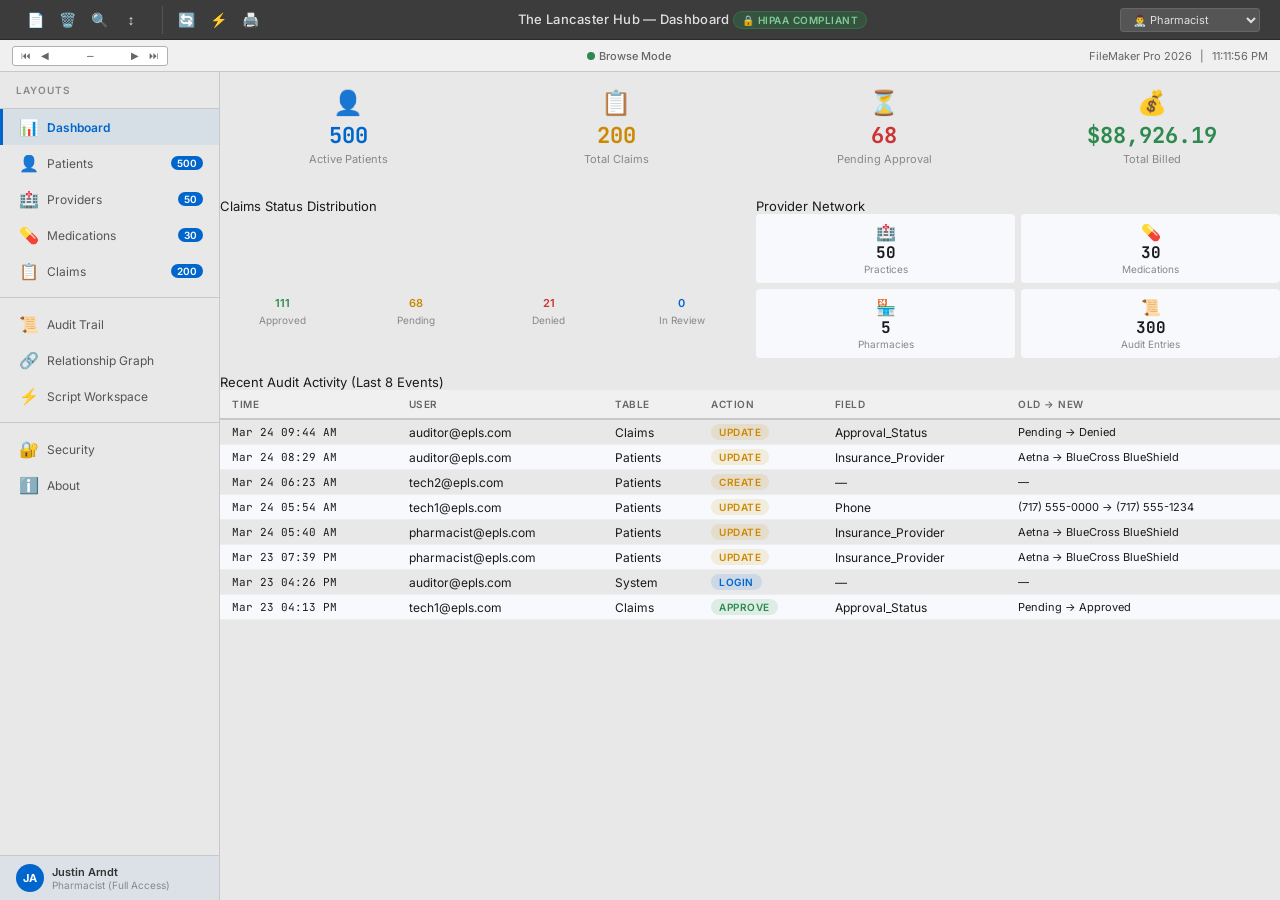
<file: app/index.html>
<!DOCTYPE html>
<html lang="en">
<head>
    <meta charset="UTF-8">
    <meta name="viewport" content="width=device-width, initial-scale=1.0">
    <title>The Lancaster Hub — PBM System | FileMaker Pro 2026</title>
    <meta name="description" content="Production-grade Pharmacy Benefit Management system built with FileMaker Pro architecture. Designed by Justin Arndt, 11x Claris Certified Developer.">
    <link rel="stylesheet" href="css/lancaster.css">
    <style>
        /* Loading Screen */
        #loading-screen {
            position: fixed; top: 0; left: 0; right: 0; bottom: 0;
            background: #3c3c3c;
            display: flex; flex-direction: column;
            align-items: center; justify-content: center;
            z-index: 9999; color: #e0e0e0;
        }
        #loading-screen .logo { font-size: 28px; font-weight: 700; margin-bottom: 8px; letter-spacing: -1px; }
        #loading-screen .logo span { color: #0066cc; }
        #loading-screen .sub { font-size: 11px; color: #888; margin-bottom: 24px; letter-spacing: 1px; text-transform: uppercase; }
        #loading-screen .bar { width: 200px; height: 3px; background: #555; border-radius: 2px; overflow: hidden; }
        #loading-screen .bar-fill { height: 100%; background: #0066cc; border-radius: 2px; animation: loadbar 1.5s ease-in-out; width: 100%; }
        @keyframes loadbar { from { width: 0; } to { width: 100%; } }
    </style>
</head>
<body>
    <!-- Loading Screen -->
    <div id="loading-screen">
        <div class="logo">Lancaster<span>Hub</span></div>
        <div class="sub">Pharmacy Benefit Management</div>
        <div class="bar"><div class="bar-fill"></div></div>
    </div>

    <!-- Application Shell -->
    <div class="fm-app" id="app" style="display:none;">

        <!-- ═══ TOOLBAR ═══ -->
        <div class="fm-toolbar">
            <div class="fm-toolbar-group">
                <button class="fm-toolbar-btn" title="New Record" onclick="newRecord()">📄</button>
                <button class="fm-toolbar-btn" title="Delete Record" onclick="deleteRecord()">🗑️</button>
                <button class="fm-toolbar-btn" title="Find Mode">🔍</button>
                <button class="fm-toolbar-btn" title="Sort Records">↕️</button>
            </div>
            <div class="fm-toolbar-group">
                <button class="fm-toolbar-btn" title="Sync Medications" onclick="syncMedications()">🔄</button>
                <button class="fm-toolbar-btn" title="Run Script">⚡</button>
                <button class="fm-toolbar-btn" title="Print">🖨️</button>
            </div>
            <div class="fm-toolbar-title">
                The Lancaster Hub — <span id="toolbar-layout-name">Dashboard</span>
                <span class="fm-toolbar-badge">🔒 HIPAA Compliant</span>
            </div>
            <div class="fm-toolbar-group">
                <select id="role-selector" class="fm-field-input" style="height:24px;font-size:11px;width:140px;background:#555;color:#e0e0e0;border-color:#666;" onchange="switchRole(this.value)">
                    <option value="pharmacist">👨‍⚕️ Pharmacist</option>
                    <option value="technician">👩‍💼 Technician</option>
                    <option value="auditor">👁️ Auditor</option>
                </select>
            </div>
        </div>

        <!-- ═══ STATUS BAR ═══ -->
        <div class="fm-statusbar">
            <div class="fm-statusbar-left">
                <div class="fm-record-nav">
                    <button onclick="navFirst()">⏮</button>
                    <button onclick="navPrev()">◀</button>
                    <span class="current" id="record-indicator">Record 1 of 500</span>
                    <button onclick="navNext()">▶</button>
                    <button onclick="navLast()">⏭</button>
                </div>
            </div>
            <div class="fm-statusbar-center">
                <div class="fm-mode-indicator">
                    <span class="fm-mode-dot"></span>
                    <span id="mode-text">Browse Mode</span>
                </div>
            </div>
            <div class="fm-statusbar-right">
                <span>FileMaker Pro 2026</span>
                <span>|</span>
                <span id="current-time"></span>
            </div>
        </div>

        <!-- ═══ CONTENT AREA ═══ -->
        <div class="fm-content">
            <!-- Sidebar (Layout Navigation) -->
            <div class="fm-sidebar">
                <div class="fm-sidebar-header">Layouts</div>
                <div class="fm-sidebar-item active" data-layout="dashboard" onclick="switchLayout(this)">
                    <span class="icon">📊</span> Dashboard
                </div>
                <div class="fm-sidebar-item" data-layout="patients" onclick="switchLayout(this)">
                    <span class="icon">👤</span> Patients
                    <span class="badge">500</span>
                </div>
                <div class="fm-sidebar-item" data-layout="providers" onclick="switchLayout(this)">
                    <span class="icon">🏥</span> Providers
                    <span class="badge">50</span>
                </div>
                <div class="fm-sidebar-item" data-layout="medications" onclick="switchLayout(this)">
                    <span class="icon">💊</span> Medications
                    <span class="badge">30</span>
                </div>
                <div class="fm-sidebar-item" data-layout="claims" onclick="switchLayout(this)">
                    <span class="icon">📋</span> Claims
                    <span class="badge">200</span>
                </div>
                <div class="fm-sidebar-divider"></div>
                <div class="fm-sidebar-item" data-layout="audit" onclick="switchLayout(this)">
                    <span class="icon">📜</span> Audit Trail
                </div>
                <div class="fm-sidebar-item" data-layout="erd" onclick="switchLayout(this)">
                    <span class="icon">🔗</span> Relationship Graph
                </div>
                <div class="fm-sidebar-item" data-layout="scripts" onclick="switchLayout(this)">
                    <span class="icon">⚡</span> Script Workspace
                </div>
                <div class="fm-sidebar-divider"></div>
                <div class="fm-sidebar-item" data-layout="security" onclick="switchLayout(this)">
                    <span class="icon">🔐</span> Security
                </div>
                <div class="fm-sidebar-item" data-layout="about" onclick="switchLayout(this)">
                    <span class="icon">ℹ️</span> About
                </div>

                <!-- User Indicator -->
                <div class="fm-user-indicator">
                    <div class="fm-user-avatar" id="user-avatar">JA</div>
                    <div class="fm-user-info">
                        <div class="fm-user-name">Justin Arndt</div>
                        <div class="fm-user-role" id="user-role-display">Pharmacist (Full Access)</div>
                    </div>
                </div>
            </div>

            <!-- Main Content -->
            <div class="fm-main" id="main-content">
                <!-- Content is dynamically loaded by JavaScript -->
            </div>
        </div>
    </div>

    <!-- ═══ POPOVER (Modal) ═══ -->
    <div class="fm-popover-overlay" id="popover-overlay" onclick="closePopover()">
        <div class="fm-popover" onclick="event.stopPropagation()">
            <div class="fm-popover-header">
                <span id="popover-title">Detail</span>
                <button class="fm-popover-close" onclick="closePopover()">✕</button>
            </div>
            <div class="fm-popover-body" id="popover-body"></div>
        </div>
    </div>

    <script src="js/layouts.js"></script>
    <script src="js/app.js"></script>
</body>
</html>
</file>
<file: app/css/lancaster.css>
/* ============================================================================
   THE LANCASTER HUB — FileMaker Pro 2026 UI Theme
   ============================================================================
   This CSS recreates the authentic FileMaker Pro desktop application look:
   - Gray toolbar with icon buttons
   - Status toolbar with mode indicator
   - Form-style layouts with labeled fields
   - Portal (list view) styling
   - Tab Controls
   - Popover buttons
   - Record navigation (Book icon pattern)
   ============================================================================ */

/* ── Google Fonts ── */
@import url('https://fonts.googleapis.com/css2?family=Inter:wght@300;400;500;600;700&family=JetBrains+Mono:wght@400;500&display=swap');

/* ── CSS Reset ── */
*, *::before, *::after { box-sizing: border-box; margin: 0; padding: 0; }

/* ── Design Tokens (FileMaker Pro 2026 Color Palette) ── */
:root {
    /* FM Chrome */
    --fm-toolbar-bg: #3c3c3c;
    --fm-toolbar-border: #2a2a2a;
    --fm-toolbar-text: #e0e0e0;
    --fm-toolbar-hover: #505050;
    --fm-toolbar-active: #0066cc;
    --fm-status-bg: #f0f0f0;
    --fm-status-border: #c8c8c8;

    /* FM Layout Background */
    --fm-layout-bg: #e8e8e8;
    --fm-body-bg: #d4d4d4;

    /* FM Form Elements */
    --fm-field-bg: #ffffff;
    --fm-field-border: #b0b0b0;
    --fm-field-focus: #0066cc;
    --fm-field-label: #333333;
    --fm-field-text: #1a1a1a;
    --fm-field-placeholder: #999999;
    --fm-field-disabled-bg: #f5f5f5;

    /* FM Buttons */
    --fm-btn-primary: #0066cc;
    --fm-btn-primary-hover: #0052a3;
    --fm-btn-default: #e0e0e0;
    --fm-btn-default-hover: #d0d0d0;
    --fm-btn-danger: #cc3333;
    --fm-btn-success: #2d8a4e;

    /* FM Portal */
    --fm-portal-bg: #ffffff;
    --fm-portal-header: #f0f0f0;
    --fm-portal-border: #c8c8c8;
    --fm-portal-row-alt: #f7f9fc;
    --fm-portal-row-hover: #e3f0ff;
    --fm-portal-row-selected: #cce0ff;

    /* FM Tab Control */
    --fm-tab-bg: #e8e8e8;
    --fm-tab-active: #ffffff;
    --fm-tab-border: #b0b0b0;
    --fm-tab-text: #555555;
    --fm-tab-active-text: #1a1a1a;

    /* Status Colors */
    --status-approved: #2d8a4e;
    --status-pending: #cc8800;
    --status-denied: #cc3333;
    --status-review: #0066cc;
    --status-active: #2d8a4e;
    --status-inactive: #999999;

    /* Typography */
    --font-ui: 'Inter', -apple-system, BlinkMacSystemFont, 'Segoe UI', sans-serif;
    --font-data: 'JetBrains Mono', 'Consolas', monospace;

    /* Spacing */
    --sp-xs: 4px;
    --sp-sm: 8px;
    --sp-md: 12px;
    --sp-lg: 16px;
    --sp-xl: 24px;
    --sp-2xl: 32px;

    /* Borders */
    --radius-sm: 3px;
    --radius-md: 5px;
    --radius-lg: 8px;
}

/* ── Base ── */
html, body {
    height: 100%;
    font-family: var(--font-ui);
    font-size: 13px;
    color: var(--fm-field-text);
    background: var(--fm-body-bg);
    -webkit-font-smoothing: antialiased;
    overflow: hidden;
}

/* ============================================================================
   TOOLBAR — FileMaker Main Toolbar
   ============================================================================ */
.fm-toolbar {
    display: flex;
    align-items: center;
    height: 40px;
    background: var(--fm-toolbar-bg);
    border-bottom: 1px solid var(--fm-toolbar-border);
    padding: 0 var(--sp-md);
    gap: var(--sp-xs);
    user-select: none;
    -webkit-app-region: drag;
}

.fm-toolbar-group {
    display: flex;
    align-items: center;
    gap: 2px;
    padding: 0 var(--sp-sm);
}

.fm-toolbar-group + .fm-toolbar-group {
    border-left: 1px solid #555;
    margin-left: var(--sp-xs);
}

.fm-toolbar-btn {
    display: flex;
    align-items: center;
    justify-content: center;
    width: 30px;
    height: 28px;
    border: none;
    background: transparent;
    color: var(--fm-toolbar-text);
    border-radius: var(--radius-sm);
    cursor: pointer;
    font-size: 14px;
    transition: background 0.15s;
}

.fm-toolbar-btn:hover {
    background: var(--fm-toolbar-hover);
}

.fm-toolbar-btn.active {
    background: var(--fm-toolbar-active);
    color: #fff;
}

.fm-toolbar-title {
    flex: 1;
    text-align: center;
    color: var(--fm-toolbar-text);
    font-size: 13px;
    font-weight: 500;
    letter-spacing: 0.3px;
}

.fm-toolbar-badge {
    display: inline-flex;
    align-items: center;
    gap: 4px;
    padding: 2px 8px;
    background: rgba(45, 138, 78, 0.3);
    border: 1px solid rgba(45, 138, 78, 0.5);
    border-radius: 10px;
    color: #7dce94;
    font-size: 10px;
    font-weight: 600;
    text-transform: uppercase;
    letter-spacing: 0.5px;
}

/* ============================================================================
   STATUS BAR — Record Navigation & Mode Indicator
   ============================================================================ */
.fm-statusbar {
    display: flex;
    align-items: center;
    height: 32px;
    background: var(--fm-status-bg);
    border-bottom: 1px solid var(--fm-status-border);
    padding: 0 var(--sp-md);
    gap: var(--sp-md);
    font-size: 11px;
    color: #666;
}

.fm-statusbar-left {
    display: flex;
    align-items: center;
    gap: var(--sp-sm);
}

.fm-statusbar-center {
    flex: 1;
    display: flex;
    align-items: center;
    justify-content: center;
    gap: var(--sp-sm);
}

.fm-statusbar-right {
    display: flex;
    align-items: center;
    gap: var(--sp-sm);
}

/* Record Navigator (Book Icon) */
.fm-record-nav {
    display: flex;
    align-items: center;
    gap: 2px;
    background: #fff;
    border: 1px solid var(--fm-field-border);
    border-radius: var(--radius-sm);
    padding: 2px 4px;
}

.fm-record-nav button {
    border: none;
    background: transparent;
    color: #666;
    cursor: pointer;
    padding: 1px 4px;
    font-size: 10px;
    border-radius: 2px;
}

.fm-record-nav button:hover { background: #e0e0e0; }

.fm-record-nav .current {
    font-family: var(--font-data);
    font-size: 11px;
    min-width: 70px;
    text-align: center;
    padding: 0 4px;
}

.fm-mode-indicator {
    display: flex;
    align-items: center;
    gap: 4px;
    font-weight: 500;
}

.fm-mode-dot {
    width: 8px;
    height: 8px;
    border-radius: 50%;
    background: var(--status-active);
}

/* ============================================================================
   LAYOUT AREA — Main Content
   ============================================================================ */
.fm-app {
    display: flex;
    flex-direction: column;
    height: 100vh;
}

.fm-content {
    flex: 1;
    display: flex;
    overflow: hidden;
}

/* Left Sidebar — Layout Navigation (like FM Layout popup) */
.fm-sidebar {
    width: 220px;
    background: var(--fm-layout-bg);
    border-right: 1px solid var(--fm-status-border);
    display: flex;
    flex-direction: column;
    overflow-y: auto;
}

.fm-sidebar-header {
    padding: var(--sp-md) var(--sp-lg);
    font-size: 10px;
    font-weight: 600;
    text-transform: uppercase;
    letter-spacing: 1px;
    color: #888;
    border-bottom: 1px solid var(--fm-status-border);
}

.fm-sidebar-item {
    display: flex;
    align-items: center;
    gap: var(--sp-sm);
    padding: var(--sp-sm) var(--sp-lg);
    cursor: pointer;
    border-left: 3px solid transparent;
    transition: all 0.15s;
    font-size: 12px;
    color: #555;
}

.fm-sidebar-item:hover {
    background: rgba(0,0,0,0.05);
    color: #333;
}

.fm-sidebar-item.active {
    background: rgba(0, 102, 204, 0.08);
    border-left-color: var(--fm-btn-primary);
    color: var(--fm-btn-primary);
    font-weight: 600;
}

.fm-sidebar-item .icon {
    font-size: 16px;
    width: 20px;
    text-align: center;
}

.fm-sidebar-item .badge {
    margin-left: auto;
    background: var(--fm-btn-primary);
    color: #fff;
    font-size: 10px;
    padding: 1px 6px;
    border-radius: 10px;
    font-weight: 600;
}

.fm-sidebar-divider {
    height: 1px;
    background: var(--fm-status-border);
    margin: var(--sp-sm) 0;
}

/* ============================================================================
   MAIN LAYOUT PANEL
   ============================================================================ */
.fm-main {
    flex: 1;
    display: flex;
    flex-direction: column;
    background: var(--fm-layout-bg);
    overflow: hidden;
}

/* Tab Control */
.fm-tab-control {
    display: flex;
    background: var(--fm-tab-bg);
    border-bottom: 1px solid var(--fm-tab-border);
    padding: 0 var(--sp-lg);
    padding-top: var(--sp-xs);
}

.fm-tab {
    padding: var(--sp-sm) var(--sp-lg);
    cursor: pointer;
    border: 1px solid transparent;
    border-bottom: none;
    border-radius: var(--radius-md) var(--radius-md) 0 0;
    font-size: 12px;
    color: var(--fm-tab-text);
    transition: all 0.15s;
    position: relative;
    top: 1px;
}

.fm-tab:hover { color: var(--fm-tab-active-text); }

.fm-tab.active {
    background: var(--fm-tab-active);
    border-color: var(--fm-tab-border);
    color: var(--fm-tab-active-text);
    font-weight: 600;
}

/* Tab Panel Content */
.fm-tab-panel {
    flex: 1;
    display: none;
    overflow-y: auto;
    background: #fff;
    padding: var(--sp-xl);
}

.fm-tab-panel.active { display: flex; flex-direction: column; }

/* ============================================================================
   FORM LAYOUT — FileMaker Field Styling
   ============================================================================ */
.fm-form-section {
    margin-bottom: var(--sp-xl);
}

.fm-form-section-title {
    font-size: 14px;
    font-weight: 700;
    color: var(--fm-btn-primary);
    margin-bottom: var(--sp-md);
    padding-bottom: var(--sp-xs);
    border-bottom: 2px solid var(--fm-btn-primary);
    text-transform: uppercase;
    letter-spacing: 0.5px;
}

.fm-form-row {
    display: grid;
    grid-template-columns: repeat(auto-fit, minmax(200px, 1fr));
    gap: var(--sp-md);
    margin-bottom: var(--sp-sm);
}

.fm-field {
    display: flex;
    flex-direction: column;
    gap: 2px;
}

.fm-field-label {
    font-size: 10px;
    font-weight: 600;
    text-transform: uppercase;
    letter-spacing: 0.5px;
    color: var(--fm-field-label);
}

.fm-field-input {
    height: 28px;
    padding: 0 var(--sp-sm);
    border: 1px solid var(--fm-field-border);
    border-radius: var(--radius-sm);
    font-family: var(--font-ui);
    font-size: 12px;
    color: var(--fm-field-text);
    background: var(--fm-field-bg);
    transition: border-color 0.15s, box-shadow 0.15s;
}

.fm-field-input:focus {
    outline: none;
    border-color: var(--fm-field-focus);
    box-shadow: 0 0 0 2px rgba(0, 102, 204, 0.2);
}

.fm-field-input:disabled, .fm-field-input[readonly] {
    background: var(--fm-field-disabled-bg);
    color: #888;
}

.fm-field-input.locked {
    background: #fff8e1;
    border-color: #e6c200;
}

select.fm-field-input {
    cursor: pointer;
    appearance: auto;
}

textarea.fm-field-input {
    height: auto;
    min-height: 60px;
    padding: var(--sp-sm);
    resize: vertical;
}

/* ============================================================================
   PORTAL — List/Table View (FileMaker Portal equivalent)
   ============================================================================ */
.fm-portal {
    border: 1px solid var(--fm-portal-border);
    border-radius: var(--radius-md);
    overflow: hidden;
    background: var(--fm-portal-bg);
    flex: 1;
    display: flex;
    flex-direction: column;
}

.fm-portal-header {
    display: flex;
    align-items: center;
    justify-content: space-between;
    padding: var(--sp-sm) var(--sp-md);
    background: var(--fm-portal-header);
    border-bottom: 1px solid var(--fm-portal-border);
    font-size: 11px;
    font-weight: 600;
    color: #666;
}

.fm-portal-toolbar {
    display: flex;
    align-items: center;
    gap: var(--sp-sm);
}

.fm-portal-search {
    height: 24px;
    width: 200px;
    padding: 0 var(--sp-sm);
    border: 1px solid var(--fm-field-border);
    border-radius: 12px;
    font-size: 11px;
    background: #fff;
}

.fm-portal-search:focus {
    outline: none;
    border-color: var(--fm-field-focus);
    box-shadow: 0 0 0 2px rgba(0, 102, 204, 0.15);
}

.fm-portal-table {
    width: 100%;
    border-collapse: collapse;
    font-size: 12px;
}

.fm-portal-table thead {
    background: var(--fm-portal-header);
    position: sticky;
    top: 0;
    z-index: 1;
}

.fm-portal-table th {
    padding: var(--sp-sm) var(--sp-md);
    text-align: left;
    font-weight: 600;
    font-size: 10px;
    text-transform: uppercase;
    letter-spacing: 0.5px;
    color: #666;
    border-bottom: 2px solid var(--fm-portal-border);
    cursor: pointer;
    user-select: none;
    white-space: nowrap;
}

.fm-portal-table th:hover { background: #e0e0e0; }

.fm-portal-table th .sort-arrow { font-size: 8px; margin-left: 4px; }

.fm-portal-table td {
    padding: var(--sp-xs) var(--sp-md);
    border-bottom: 1px solid #eee;
    vertical-align: middle;
    white-space: nowrap;
    overflow: hidden;
    text-overflow: ellipsis;
    max-width: 200px;
}

.fm-portal-table tbody tr {
    transition: background 0.1s;
    cursor: pointer;
}

.fm-portal-table tbody tr:nth-child(even) { background: var(--fm-portal-row-alt); }
.fm-portal-table tbody tr:hover { background: var(--fm-portal-row-hover); }
.fm-portal-table tbody tr.selected { background: var(--fm-portal-row-selected); }

.fm-portal-body {
    flex: 1;
    overflow-y: auto;
}

.fm-portal-footer {
    display: flex;
    align-items: center;
    justify-content: space-between;
    padding: var(--sp-sm) var(--sp-md);
    background: var(--fm-portal-header);
    border-top: 1px solid var(--fm-portal-border);
    font-size: 11px;
    color: #666;
}

/* ============================================================================
   BUTTONS — FileMaker Button Bar
   ============================================================================ */
.fm-btn {
    display: inline-flex;
    align-items: center;
    justify-content: center;
    gap: var(--sp-xs);
    height: 28px;
    padding: 0 var(--sp-md);
    border: 1px solid var(--fm-field-border);
    border-radius: var(--radius-sm);
    background: var(--fm-btn-default);
    color: var(--fm-field-text);
    font-family: var(--font-ui);
    font-size: 12px;
    font-weight: 500;
    cursor: pointer;
    transition: all 0.15s;
    white-space: nowrap;
}

.fm-btn:hover { background: var(--fm-btn-default-hover); }

.fm-btn-primary {
    background: var(--fm-btn-primary);
    border-color: var(--fm-btn-primary);
    color: #fff;
}

.fm-btn-primary:hover { background: var(--fm-btn-primary-hover); }

.fm-btn-danger {
    background: var(--fm-btn-danger);
    border-color: var(--fm-btn-danger);
    color: #fff;
}

.fm-btn-success {
    background: var(--fm-btn-success);
    border-color: var(--fm-btn-success);
    color: #fff;
}

.fm-btn-sm {
    height: 24px;
    padding: 0 var(--sp-sm);
    font-size: 11px;
}

.fm-button-bar {
    display: flex;
    gap: var(--sp-sm);
    padding: var(--sp-md) 0;
}

/* ============================================================================
   STATUS BADGES
   ============================================================================ */
.fm-status {
    display: inline-flex;
    align-items: center;
    padding: 1px 8px;
    border-radius: 10px;
    font-size: 10px;
    font-weight: 600;
    text-transform: uppercase;
    letter-spacing: 0.3px;
}

.fm-status-approved { background: #e8f5e9; color: var(--status-approved); }
.fm-status-pending { background: #fff8e1; color: var(--status-pending); }
.fm-status-denied { background: #ffebee; color: var(--status-denied); }
.fm-status-review { background: #e3f2fd; color: var(--status-review); }
.fm-status-active { background: #e8f5e9; color: var(--status-active); }
.fm-status-inactive { background: #f5f5f5; color: var(--status-inactive); }

/* ============================================================================
   POPOVER (FileMaker Popover Button equivalent)
   ============================================================================ */
.fm-popover-overlay {
    position: fixed;
    top: 0; left: 0; right: 0; bottom: 0;
    background: rgba(0,0,0,0.3);
    z-index: 1000;
    display: none;
    align-items: center;
    justify-content: center;
}

.fm-popover-overlay.active { display: flex; }

.fm-popover {
    background: #fff;
    border: 1px solid var(--fm-portal-border);
    border-radius: var(--radius-lg);
    box-shadow: 0 8px 32px rgba(0,0,0,0.2);
    width: 90%;
    max-width: 700px;
    max-height: 80vh;
    display: flex;
    flex-direction: column;
    overflow: hidden;
}

.fm-popover-header {
    display: flex;
    align-items: center;
    justify-content: space-between;
    padding: var(--sp-md) var(--sp-lg);
    background: var(--fm-portal-header);
    border-bottom: 1px solid var(--fm-portal-border);
    font-weight: 600;
}

.fm-popover-body {
    padding: var(--sp-lg);
    overflow-y: auto;
    flex: 1;
}

.fm-popover-close {
    cursor: pointer;
    font-size: 18px;
    color: #999;
    background: none;
    border: none;
}

.fm-popover-close:hover { color: #333; }

/* ============================================================================
   DASHBOARD CARDS
   ============================================================================ */
.fm-dashboard-grid {
    display: grid;
    grid-template-columns: repeat(auto-fit, minmax(200px, 1fr));
    gap: var(--sp-lg);
    margin-bottom: var(--sp-xl);
}

.fm-kpi-card {
    background: #fff;
    border: 1px solid var(--fm-portal-border);
    border-radius: var(--radius-md);
    padding: var(--sp-lg);
    text-align: center;
    transition: box-shadow 0.2s;
}

.fm-kpi-card:hover {
    box-shadow: 0 2px 8px rgba(0,0,0,0.1);
}

.fm-kpi-value {
    font-size: 32px;
    font-weight: 700;
    color: var(--fm-btn-primary);
    font-family: var(--font-data);
    line-height: 1.2;
}

.fm-kpi-label {
    font-size: 11px;
    text-transform: uppercase;
    letter-spacing: 0.5px;
    color: #888;
    margin-top: var(--sp-xs);
    font-weight: 600;
}

.fm-kpi-card.success .fm-kpi-value { color: var(--status-approved); }
.fm-kpi-card.warning .fm-kpi-value { color: var(--status-pending); }
.fm-kpi-card.danger .fm-kpi-value { color: var(--status-denied); }

/* ============================================================================
   DETAIL PANEL (Master-Detail Slide Control)
   ============================================================================ */
.fm-master-detail {
    display: flex;
    gap: var(--sp-lg);
    flex: 1;
    overflow: hidden;
}

.fm-master-list {
    width: 350px;
    min-width: 300px;
    display: flex;
    flex-direction: column;
}

.fm-detail-panel {
    flex: 1;
    overflow-y: auto;
    background: #fafafa;
    border: 1px solid var(--fm-portal-border);
    border-radius: var(--radius-md);
    padding: var(--sp-xl);
}

.fm-detail-empty {
    display: flex;
    flex-direction: column;
    align-items: center;
    justify-content: center;
    height: 100%;
    color: #aaa;
    font-size: 14px;
}

.fm-detail-empty .icon { font-size: 48px; margin-bottom: var(--sp-md); }

/* ============================================================================
   AUDIT LOG — Monospace styling
   ============================================================================ */
.fm-audit-row {
    font-family: var(--font-data);
    font-size: 11px;
}

.fm-audit-row td { padding: 3px var(--sp-md); }

.fm-audit-action {
    font-weight: 600;
    padding: 1px 6px;
    border-radius: 3px;
    font-size: 10px;
}

.fm-audit-action.CREATE { background: #e8f5e9; color: #2d8a4e; }
.fm-audit-action.UPDATE { background: #e3f2fd; color: #0066cc; }
.fm-audit-action.DELETE { background: #ffebee; color: #cc3333; }
.fm-audit-action.APPROVE { background: #f3e5f5; color: #7b1fa2; }
.fm-audit-action.LOGIN { background: #fff8e1; color: #cc8800; }
.fm-audit-action.LOGOUT { background: #f5f5f5; color: #666; }

/* ============================================================================
   ERD VIEWER
   ============================================================================ */
.fm-erd-container {
    flex: 1;
    display: flex;
    flex-direction: column;
    overflow: hidden;
}

.fm-erd-canvas {
    flex: 1;
    overflow: auto;
    background: #f5f5f5;
    padding: var(--sp-xl);
}

.fm-erd-table {
    display: inline-block;
    background: #fff;
    border: 2px solid var(--fm-btn-primary);
    border-radius: var(--radius-md);
    min-width: 180px;
    margin: var(--sp-md);
    box-shadow: 0 2px 8px rgba(0,0,0,0.1);
    vertical-align: top;
}

.fm-erd-table-header {
    background: var(--fm-btn-primary);
    color: #fff;
    padding: var(--sp-sm) var(--sp-md);
    font-weight: 700;
    font-size: 12px;
    text-align: center;
    border-radius: var(--radius-sm) var(--radius-sm) 0 0;
}

.fm-erd-field {
    padding: 3px var(--sp-md);
    font-size: 11px;
    border-bottom: 1px solid #eee;
    display: flex;
    align-items: center;
    gap: var(--sp-sm);
}

.fm-erd-field:last-child { border-bottom: none; }

.fm-erd-field .key {
    font-size: 9px;
    font-weight: 700;
    padding: 1px 4px;
    border-radius: 2px;
}

.fm-erd-field .key.pk { background: #ffeb3b; color: #333; }
.fm-erd-field .key.fk { background: #e3f2fd; color: #0066cc; }

/* ============================================================================
   SCROLLBAR STYLING
   ============================================================================ */
::-webkit-scrollbar { width: 8px; height: 8px; }
::-webkit-scrollbar-track { background: #f0f0f0; }
::-webkit-scrollbar-thumb { background: #c0c0c0; border-radius: 4px; }
::-webkit-scrollbar-thumb:hover { background: #a0a0a0; }

/* ============================================================================
   LOADING STATE
   ============================================================================ */
.fm-loading {
    display: flex;
    align-items: center;
    justify-content: center;
    height: 100%;
    gap: var(--sp-sm);
    color: #888;
    font-size: 13px;
}

.fm-spinner {
    width: 16px;
    height: 16px;
    border: 2px solid #ddd;
    border-top-color: var(--fm-btn-primary);
    border-radius: 50%;
    animation: spin 0.6s linear infinite;
}

@keyframes spin { to { transform: rotate(360deg); } }

/* ============================================================================
   RESPONSIVE (FileMaker Go / iPad)
   ============================================================================ */
@media (max-width: 768px) {
    .fm-sidebar { display: none; }
    .fm-master-detail { flex-direction: column; }
    .fm-master-list { width: 100%; min-width: 0; max-height: 300px; }
    .fm-dashboard-grid { grid-template-columns: repeat(2, 1fr); }
}

/* ============================================================================
   USER / ROLE INDICATOR
   ============================================================================ */
.fm-user-indicator {
    display: flex;
    align-items: center;
    gap: var(--sp-sm);
    padding: var(--sp-sm) var(--sp-lg);
    background: rgba(0, 102, 204, 0.05);
    border-top: 1px solid var(--fm-status-border);
    margin-top: auto;
}

.fm-user-avatar {
    width: 28px;
    height: 28px;
    border-radius: 50%;
    background: var(--fm-btn-primary);
    color: #fff;
    display: flex;
    align-items: center;
    justify-content: center;
    font-size: 11px;
    font-weight: 700;
}

.fm-user-info {
    font-size: 11px;
}

.fm-user-name { font-weight: 600; color: #333; }
.fm-user-role { color: #888; font-size: 10px; }

/* ============================================================================
   STATUS BADGES (Claims, Providers, Audit)
   ============================================================================ */
.fm-status-badge {
    display: inline-block;
    padding: 2px 8px;
    border-radius: 10px;
    font-size: 10px;
    font-weight: 600;
    text-transform: uppercase;
    letter-spacing: 0.5px;
}
.fm-status-badge.approved, .fm-status-badge.active { background: rgba(45,138,78,.12); color: var(--status-approved); }
.fm-status-badge.pending  { background: rgba(204,136,0,.12); color: var(--status-pending); }
.fm-status-badge.denied   { background: rgba(204,51,51,.12); color: var(--status-denied); }
.fm-status-badge.review   { background: rgba(0,102,204,.12); color: var(--status-review); }
.fm-status-badge.inactive { background: rgba(153,153,153,.12); color: var(--status-inactive); }

/* ============================================================================
   FORM GRID (Patient Detail, Medication Detail)
   ============================================================================ */
.fm-form-grid {
    display: grid;
    grid-template-columns: 1fr 1fr;
    gap: 8px;
}

.fm-field-row {
    display: flex;
    flex-direction: column;
    gap: 2px;
}

.fm-field-row .fm-field-label {
    font-size: 10px;
    font-weight: 600;
    color: var(--fm-field-label);
    text-transform: uppercase;
    letter-spacing: 0.5px;
}

.fm-field-row .fm-field-input {
    font-size: 12px;
    padding: 4px 6px;
    background: var(--fm-field-bg);
    border: 1px solid var(--fm-field-border);
    border-radius: var(--radius-sm);
    color: var(--fm-field-text);
    min-height: 24px;
    display: flex;
    align-items: center;
}

/* ============================================================================
   TAB PANEL VISIBILITY
   ============================================================================ */
.fm-tab-panel { display: none; }
.fm-tab-panel.active { display: block; }

/* ============================================================================
   FM BUTTON VARIANTS
   ============================================================================ */
.fm-btn-danger {
    background: var(--fm-btn-danger);
    color: #fff;
    border-color: var(--fm-btn-danger);
}
.fm-btn-danger:hover { background: #a82a2a; }

/* ============================================================================
   PORTAL ROW SELECTED STATE
   ============================================================================ */
.fm-portal-row.selected {
    background: var(--fm-portal-row-selected) !important;
}

/* ============================================================================
   ANIMATIONS
   ============================================================================ */
@keyframes fadeIn { from { opacity: 0; transform: translateY(-4px); } to { opacity: 1; transform: translateY(0); } }
</file>
